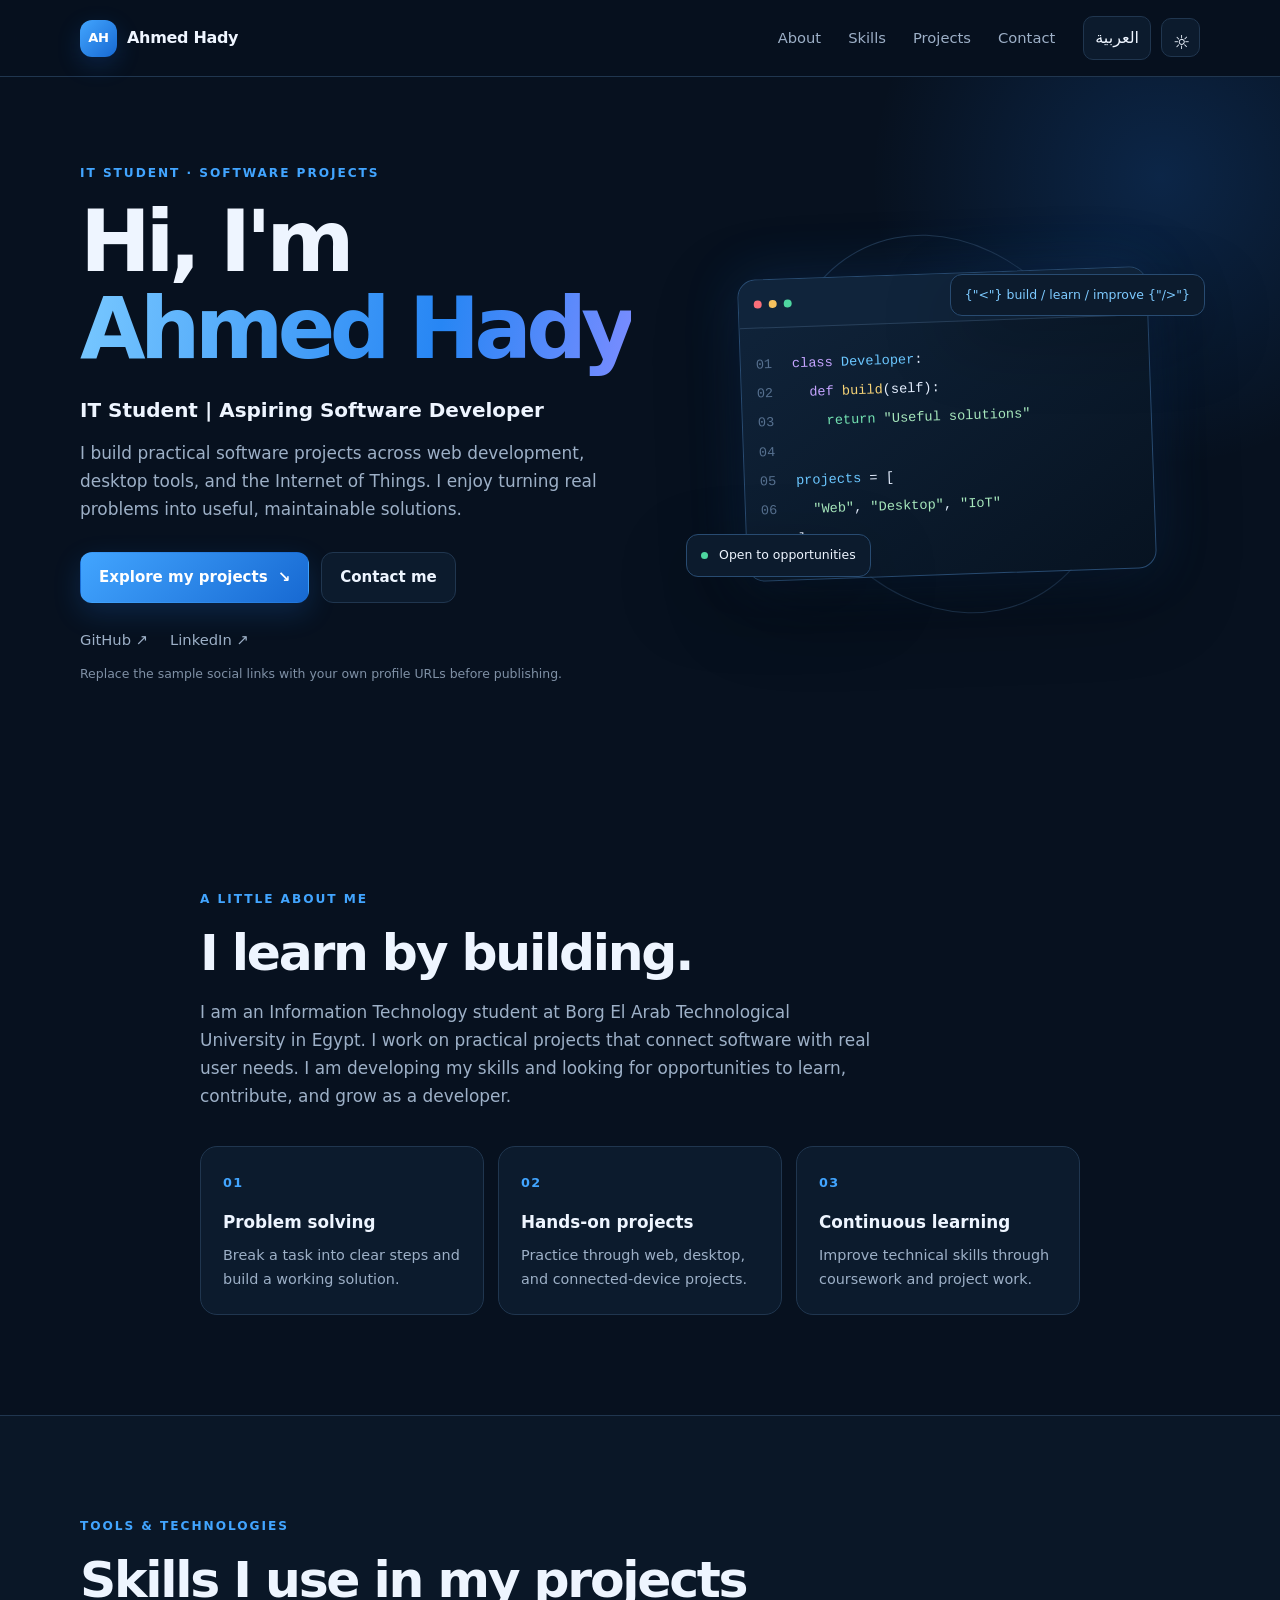
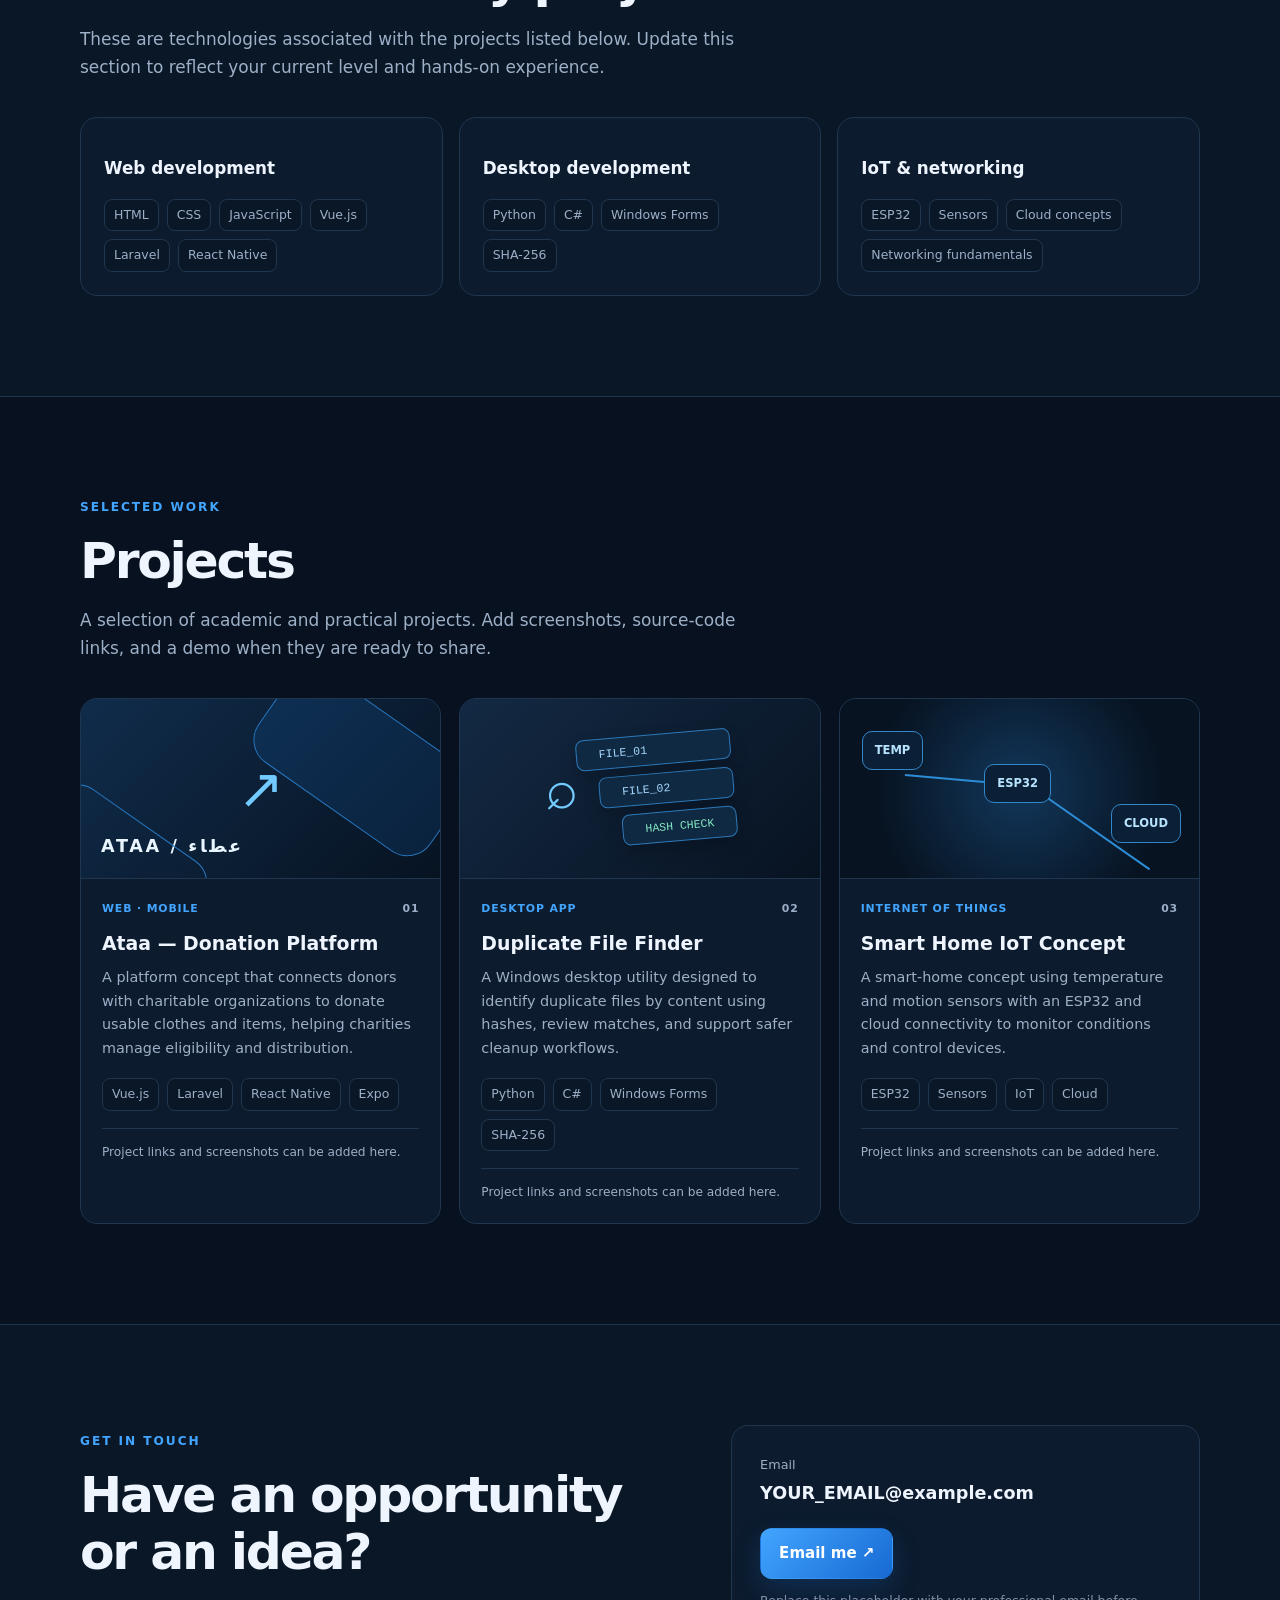
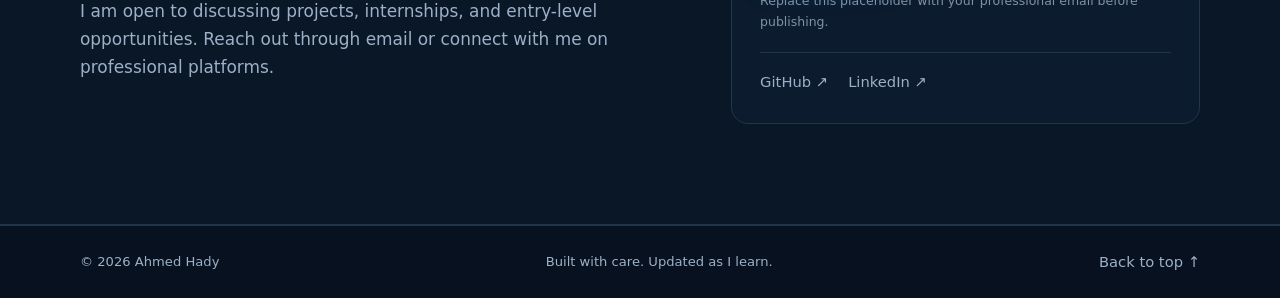
<file: index.html>
<!doctype html>
<html lang="en" data-theme="dark">
<head>
  <meta charset="utf-8">
  <meta name="viewport" content="width=device-width, initial-scale=1">
  <title>Ahmed Hady | IT Student & Developer</title>
  <meta name="description" content="Ahmed Hady's portfolio: IT projects in web development, desktop software, and IoT. Explore projects, skills, and contact details.">
  <meta name="author" content="Ahmed Hady">
  <meta name="theme-color" content="#07111f">
  <meta property="og:title" content="Ahmed Hady | Portfolio">
  <meta property="og:description" content="IT student and developer building practical software projects.">
  <meta property="og:type" content="website">
  <link rel="icon" href="assets/favicon.svg" type="image/svg+xml">
  <link rel="stylesheet" href="styles.css">
  <script type="application/ld+json">
  {
    "@context": "https://schema.org",
    "@type": "Person",
    "name": "Ahmed Hady",
    "url": "",
    "jobTitle": "IT Student and Aspiring Software Developer",
    "knowsAbout": ["Web Development", "Software Development", "Internet of Things", "Networking"]
  }
  </script>
</head>
<body>
  <a class="skip-link" href="#main" data-i18n="skip">Skip to content</a>
  <header class="site-header">
    <div class="container nav-wrap">
      <a class="brand" href="#home" aria-label="Ahmed Hady home"><span class="brand-mark">AH</span><span>Ahmed Hady</span></a>
      <button class="menu-toggle" id="menuToggle" aria-label="Open navigation" aria-expanded="false">☰</button>
      <nav class="nav-links" id="navLinks" aria-label="Main navigation">
        <a href="#about" data-i18n="navAbout">About</a>
        <a href="#skills" data-i18n="navSkills">Skills</a>
        <a href="#projects" data-i18n="navProjects">Projects</a>
        <a href="#contact" data-i18n="navContact">Contact</a>
      </nav>
      <div class="nav-actions">
        <button class="text-button" id="langToggle" aria-label="Switch language">العربية</button>
        <button class="icon-button" id="themeToggle" aria-label="Switch color theme" title="Switch theme">☼</button>
      </div>
    </div>
  </header>

  <main id="main">
    <section class="hero section" id="home">
      <div class="container hero-grid">
        <div class="hero-copy">
          <p class="eyebrow" data-i18n="eyebrow">IT STUDENT · SOFTWARE PROJECTS</p>
          <h1><span data-i18n="hello">Hi, I'm</span><br><span class="accent">Ahmed Hady</span></h1>
          <p class="hero-subtitle" data-i18n="headline">IT Student | Aspiring Software Developer</p>
          <p class="hero-description" data-i18n="intro">I build practical software projects across web development, desktop tools, and the Internet of Things. I enjoy turning real problems into useful, maintainable solutions.</p>
          <div class="hero-buttons">
            <a class="button primary" href="#projects" data-i18n="viewProjects">Explore my projects <span aria-hidden="true">↘</span></a>
            <a class="button secondary" href="#contact" data-i18n="contactMe">Contact me</a>
          </div>
          <div class="social-links">
            <a href="https://github.com/" target="_blank" rel="noreferrer" aria-label="GitHub profile">GitHub ↗</a>
            <a href="https://www.linkedin.com/" target="_blank" rel="noreferrer" aria-label="LinkedIn profile">LinkedIn ↗</a>
          </div>
          <p class="edit-hint" data-i18n="editHint">Replace the sample social links with your own profile URLs before publishing.</p>
        </div>
        <div class="hero-art" aria-label="Abstract blue portfolio graphic">
          <div class="orbit orbit-one"></div><div class="orbit orbit-two"></div>
          <div class="code-window">
            <div class="window-top"><span></span><span></span><span></span><b>ahmed.py</b></div>
            <div class="code-lines">
              <p><i>01</i> <span class="code-purple">class</span> <span class="code-blue">Developer</span>:</p>
              <p><i>02</i> &nbsp;&nbsp;<span class="code-purple">def</span> <span class="code-yellow">build</span>(self):</p>
              <p><i>03</i> &nbsp;&nbsp;&nbsp;&nbsp;<span class="code-green">return</span> <span class="code-string">"Useful solutions"</span></p>
              <p><i>04</i></p><p><i>05</i> <span class="code-blue">projects</span> = [</p>
              <p><i>06</i> &nbsp;&nbsp;<span class="code-string">"Web"</span>, <span class="code-string">"Desktop"</span>, <span class="code-string">"IoT"</span></p>
              <p><i>07</i> ]</p>
            </div>
          </div>
          <div class="floating-chip chip-top">{"<"} build / learn / improve {"/>"}</div>
          <div class="floating-chip chip-bottom"><span class="status-dot"></span> Open to opportunities</div>
        </div>
      </div>
    </section>

    <section class="section" id="about">
      <div class="container narrow">
        <p class="eyebrow" data-i18n="aboutEyebrow">A LITTLE ABOUT ME</p>
        <h2 data-i18n="aboutTitle">I learn by building.</h2>
        <p class="section-lead" data-i18n="aboutText">I am an Information Technology student at Borg El Arab Technological University in Egypt. I work on practical projects that connect software with real user needs. I am developing my skills and looking for opportunities to learn, contribute, and grow as a developer.</p>
        <div class="facts-grid">
          <article class="fact-card"><span class="fact-number">01</span><h3 data-i18n="factOneTitle">Problem solving</h3><p data-i18n="factOneText">Break a task into clear steps and build a working solution.</p></article>
          <article class="fact-card"><span class="fact-number">02</span><h3 data-i18n="factTwoTitle">Hands-on projects</h3><p data-i18n="factTwoText">Practice through web, desktop, and connected-device projects.</p></article>
          <article class="fact-card"><span class="fact-number">03</span><h3 data-i18n="factThreeTitle">Continuous learning</h3><p data-i18n="factThreeText">Improve technical skills through coursework and project work.</p></article>
        </div>
      </div>
    </section>

    <section class="section section-muted" id="skills">
      <div class="container">
        <p class="eyebrow" data-i18n="skillsEyebrow">TOOLS & TECHNOLOGIES</p>
        <h2 data-i18n="skillsTitle">Skills I use in my projects</h2>
        <p class="section-lead" data-i18n="skillsIntro">These are technologies associated with the projects listed below. Update this section to reflect your current level and hands-on experience.</p>
        <div class="skill-groups">
          <article class="skill-card"><h3>Web development</h3><div class="tags"><span>HTML</span><span>CSS</span><span>JavaScript</span><span>Vue.js</span><span>Laravel</span><span>React Native</span></div></article>
          <article class="skill-card"><h3>Desktop development</h3><div class="tags"><span>Python</span><span>C#</span><span>Windows Forms</span><span>SHA-256</span></div></article>
          <article class="skill-card"><h3>IoT & networking</h3><div class="tags"><span>ESP32</span><span>Sensors</span><span>Cloud concepts</span><span>Networking fundamentals</span></div></article>
        </div>
      </div>
    </section>

    <section class="section" id="projects">
      <div class="container">
        <p class="eyebrow" data-i18n="projectsEyebrow">SELECTED WORK</p>
        <h2 data-i18n="projectsTitle">Projects</h2>
        <p class="section-lead" data-i18n="projectsIntro">A selection of academic and practical projects. Add screenshots, source-code links, and a demo when they are ready to share.</p>
        <div class="projects-grid">
          <article class="project-card">
            <div class="project-visual donation-visual"><span class="visual-icon">↗</span><span class="visual-label">ATAA / عطاء</span><div class="visual-shape shape-a"></div><div class="visual-shape shape-b"></div></div>
            <div class="project-content"><div class="project-meta"><span>WEB · MOBILE</span><span class="project-index">01</span></div><h3>Ataa — Donation Platform</h3><p data-i18n="ataaText">A platform concept that connects donors with charitable organizations to donate usable clothes and items, helping charities manage eligibility and distribution.</p><div class="tags"><span>Vue.js</span><span>Laravel</span><span>React Native</span><span>Expo</span></div><p class="project-note" data-i18n="linkPending">Project links and screenshots can be added here.</p></div>
          </article>
          <article class="project-card">
            <div class="project-visual duplicate-visual"><span class="visual-icon">⌕</span><div class="file-stack"><span>FILE_01</span><span>FILE_02</span><span>HASH CHECK</span></div></div>
            <div class="project-content"><div class="project-meta"><span>DESKTOP APP</span><span class="project-index">02</span></div><h3>Duplicate File Finder</h3><p data-i18n="duplicateText">A Windows desktop utility designed to identify duplicate files by content using hashes, review matches, and support safer cleanup workflows.</p><div class="tags"><span>Python</span><span>C#</span><span>Windows Forms</span><span>SHA-256</span></div><p class="project-note" data-i18n="linkPending">Project links and screenshots can be added here.</p></div>
          </article>
          <article class="project-card">
            <div class="project-visual iot-visual"><span class="iot-node node-one">TEMP</span><span class="iot-node node-two">ESP32</span><span class="iot-node node-three">CLOUD</span><div class="iot-line line-one"></div><div class="iot-line line-two"></div></div>
            <div class="project-content"><div class="project-meta"><span>INTERNET OF THINGS</span><span class="project-index">03</span></div><h3>Smart Home IoT Concept</h3><p data-i18n="iotText">A smart-home concept using temperature and motion sensors with an ESP32 and cloud connectivity to monitor conditions and control devices.</p><div class="tags"><span>ESP32</span><span>Sensors</span><span>IoT</span><span>Cloud</span></div><p class="project-note" data-i18n="linkPending">Project links and screenshots can be added here.</p></div>
          </article>
        </div>
      </div>
    </section>

    <section class="section section-muted" id="contact">
      <div class="container contact-grid">
        <div><p class="eyebrow" data-i18n="contactEyebrow">GET IN TOUCH</p><h2 data-i18n="contactTitle">Have an opportunity or an idea?</h2><p class="section-lead" data-i18n="contactText">I am open to discussing projects, internships, and entry-level opportunities. Reach out through email or connect with me on professional platforms.</p></div>
        <div class="contact-panel">
          <p class="contact-label">Email</p>
          <p class="contact-value">YOUR_EMAIL@example.com</p>
          <a class="button primary" href="mailto:YOUR_EMAIL@example.com" data-i18n="emailButton">Email me ↗</a>
          <p class="edit-hint" data-i18n="emailHint">Replace this placeholder with your professional email before publishing.</p>
          <div class="contact-links"><a href="https://github.com/" target="_blank" rel="noreferrer">GitHub ↗</a><a href="https://www.linkedin.com/" target="_blank" rel="noreferrer">LinkedIn ↗</a></div>
        </div>
      </div>
    </section>
  </main>

  <footer class="site-footer"><div class="container footer-wrap"><p>© <span id="year"></span> Ahmed Hady</p><p data-i18n="footerText">Built with care. Updated as I learn.</p><a href="#home" data-i18n="backTop">Back to top ↑</a></div></footer>
  <script src="script.js"></script>
</body>
</html>
</file>
<file: styles.css>
:root{--bg:#07111f;--panel:#0c1b2d;--panel2:#0a1727;--text:#eef5ff;--muted:#9db0c7;--line:#20364f;--blue:#42a5ff;--blue2:#1769d2;--glow:rgba(33,132,255,.18);--shadow:0 24px 70px rgba(0,0,0,.25)}
[data-theme="light"]{--bg:#f5f8fc;--panel:#fff;--panel2:#edf3fa;--text:#102039;--muted:#52657d;--line:#d9e3ef;--blue:#096bd8;--blue2:#0755ac;--glow:rgba(33,132,255,.12);--shadow:0 18px 50px rgba(27,54,87,.1)}
*{box-sizing:border-box}html{scroll-behavior:smooth;scroll-padding-top:90px}body{margin:0;background:var(--bg);color:var(--text);font-family:Inter,ui-sans-serif,system-ui,-apple-system,BlinkMacSystemFont,"Segoe UI",sans-serif;line-height:1.65}a{color:inherit;text-decoration:none}button{font:inherit}.container{width:min(1120px,calc(100% - 40px));margin-inline:auto}.narrow{max-width:880px}.site-header{position:sticky;top:0;z-index:20;background:color-mix(in srgb,var(--bg) 88%,transparent);backdrop-filter:blur(18px);border-bottom:1px solid var(--line)}.nav-wrap{min-height:76px;display:flex;align-items:center;gap:28px}.brand{display:flex;align-items:center;gap:10px;font-weight:750;letter-spacing:-.02em;white-space:nowrap}.brand-mark{display:grid;place-items:center;width:37px;height:37px;border-radius:12px;color:white;background:linear-gradient(135deg,var(--blue),var(--blue2));font-size:.82rem;box-shadow:0 8px 24px var(--glow)}.nav-links{display:flex;gap:27px;margin-left:auto}.nav-links a,.social-links a,.contact-links a,.footer-wrap a{color:var(--muted);font-size:.92rem;transition:color .2s}.nav-links a:hover,.social-links a:hover,.contact-links a:hover,.footer-wrap a:hover{color:var(--blue)}.nav-actions{display:flex;align-items:center;gap:10px}.text-button,.icon-button,.menu-toggle{border:1px solid var(--line);background:var(--panel);color:var(--text);border-radius:10px;cursor:pointer;padding:8px 11px}.icon-button{width:39px;height:39px;font-size:1.2rem}.menu-toggle{display:none}.section{padding:100px 0}.hero{padding:86px 0 104px;overflow:hidden;position:relative}.hero:before{content:"";position:absolute;width:600px;height:600px;right:-180px;top:-200px;background:radial-gradient(circle,var(--glow),transparent 68%);pointer-events:none}.hero-grid{display:grid;grid-template-columns:1.05fr .95fr;gap:55px;align-items:center}.eyebrow{color:var(--blue);font-size:.76rem;font-weight:800;letter-spacing:.16em;margin:0 0 16px}.hero h1{font-size:clamp(3rem,7vw,5.3rem);letter-spacing:-.065em;line-height:1.02;margin:0 0 22px}.accent{background:linear-gradient(100deg,#78c8ff,#2786f4 65%,#7a8cff);-webkit-background-clip:text;background-clip:text;color:transparent}.hero-subtitle{font-size:1.25rem;font-weight:650;margin:0 0 13px}.hero-description,.section-lead{color:var(--muted);font-size:1.06rem;max-width:680px}.hero-description{max-width:570px;margin:0}.hero-buttons{display:flex;flex-wrap:wrap;gap:12px;margin-top:28px}.button{display:inline-flex;align-items:center;justify-content:center;gap:10px;padding:12px 18px;border-radius:12px;font-weight:700;font-size:.94rem;border:1px solid transparent;transition:transform .2s,background .2s}.button:hover{transform:translateY(-2px)}.button.primary{background:linear-gradient(135deg,var(--blue),var(--blue2));color:white;box-shadow:0 10px 28px var(--glow)}.button.secondary{border-color:var(--line);background:var(--panel);color:var(--text)}.social-links{display:flex;gap:22px;margin-top:25px}.edit-hint{font-size:.78rem;color:var(--muted);opacity:.8;margin:12px 0 0}.hero-art{position:relative;min-height:370px;display:grid;place-items:center}.orbit{position:absolute;border:1px solid var(--line);border-radius:50%;transform:rotate(-25deg)}.orbit-one{width:390px;height:270px}.orbit-two{width:320px;height:390px}.code-window{position:relative;width:min(100%,410px);border:1px solid #284b71;border-radius:18px;overflow:hidden;background:linear-gradient(145deg,#10243b,#071321);box-shadow:0 25px 80px rgba(0,0,0,.4),0 0 55px var(--glow);transform:rotate(-2deg)}.window-top{height:48px;display:flex;align-items:center;gap:7px;padding:0 15px;background:#10243b;border-bottom:1px solid #28405b}.window-top>span{width:8px;height:8px;border-radius:50%;background:#fa6e79}.window-top>span:nth-child(2){background:#f5c15e}.window-top>span:nth-child(3){background:#4ed6a0}.window-top b{font-size:.72rem;color:#8da7c6;font-weight:500;margin-left:auto}.code-lines{padding:22px 15px 25px;font:clamp(.68rem,1.2vw,.85rem)/2.15 ui-monospace,SFMono-Regular,Consolas,monospace;color:#e5efff}.code-lines p{margin:0;white-space:nowrap}.code-lines i{display:inline-block;color:#56708f;font-style:normal;width:28px}.code-purple{color:#c5a4ff}.code-blue{color:#6bc7ff}.code-yellow{color:#f7d477}.code-green{color:#73e2b2}.code-string{color:#a7e8bd}.floating-chip{position:absolute;padding:10px 14px;border:1px solid #284b71;background:var(--panel);border-radius:12px;box-shadow:var(--shadow);font-size:.78rem;color:var(--text)}.chip-top{top:35px;right:-5px;color:#7dcaff}.chip-bottom{bottom:32px;left:-8px}.status-dot{display:inline-block;width:7px;height:7px;border-radius:50%;background:#4ed6a0;margin-right:7px}.section h2{font-size:clamp(2rem,4vw,3.15rem);line-height:1.12;letter-spacing:-.045em;margin:0 0 18px}.section-lead{margin:0 0 35px}.facts-grid{display:grid;grid-template-columns:repeat(3,1fr);gap:14px;margin-top:35px}.fact-card,.skill-card,.project-card,.contact-panel{background:var(--panel);border:1px solid var(--line);border-radius:17px}.fact-card{padding:22px}.fact-number{color:var(--blue);font-size:.8rem;font-weight:800;letter-spacing:.1em}.fact-card h3,.skill-card h3{margin:14px 0 7px;font-size:1.05rem}.fact-card p{color:var(--muted);font-size:.9rem;margin:0}.section-muted{background:var(--panel2);border-block:1px solid var(--line)}.skill-groups{display:grid;grid-template-columns:repeat(3,1fr);gap:16px}.skill-card{padding:23px}.tags{display:flex;flex-wrap:wrap;gap:8px;margin-top:16px}.tags span{border:1px solid var(--line);border-radius:8px;padding:5px 9px;background:var(--panel2);color:var(--muted);font-size:.78rem}.projects-grid{display:grid;grid-template-columns:repeat(3,1fr);gap:18px}.project-card{overflow:hidden;display:flex;flex-direction:column;transition:transform .2s,border-color .2s}.project-card:hover{transform:translateY(-5px);border-color:#3c83c8}.project-visual{height:180px;position:relative;overflow:hidden;display:flex;align-items:center;justify-content:center;background:linear-gradient(135deg,#102c4b,#071321);border-bottom:1px solid var(--line)}.visual-icon{font-size:3.5rem;color:#72caff;z-index:1}.visual-label{position:absolute;left:20px;bottom:17px;font-size:1.1rem;font-weight:800;letter-spacing:.15em;color:#eaf6ff}.visual-shape{position:absolute;border:1px solid #2674bb;border-radius:28px;transform:rotate(35deg)}.shape-a{width:210px;height:110px;right:-25px;top:8px;background:rgba(30,127,226,.13)}.shape-b{width:180px;height:100px;left:-55px;bottom:-38px}.duplicate-visual{background:linear-gradient(135deg,#132943,#081321)}.file-stack{display:grid;gap:8px;transform:rotate(-5deg);z-index:1}.file-stack span{padding:8px 22px;border:1px solid #2c78b8;background:#102943;border-radius:8px;color:#a7d9ff;font: .72rem ui-monospace,monospace;box-shadow:0 8px 18px #0003}.file-stack span:nth-child(2){margin-left:20px}.file-stack span:nth-child(3){margin-left:40px;color:#83e7c0}.iot-visual{background:radial-gradient(circle at center,#12375b,#071321 72%)}.iot-node{position:absolute;z-index:2;padding:9px 12px;border:1px solid #3287c9;border-radius:10px;background:#0b2036;color:#b7e3ff;font-size:.72rem;font-weight:800}.node-one{top:32px;left:22px}.node-two{top:65px;left:calc(50% - 35px)}.node-three{right:18px;bottom:35px}.iot-line{position:absolute;height:2px;background:#2c8dd6;transform-origin:left}.line-one{width:130px;left:65px;top:75px;transform:rotate(5deg)}.line-two{width:135px;left:calc(50% + 20px);top:92px;transform:rotate(35deg)}.project-content{padding:21px;display:flex;flex-direction:column;flex:1}.project-meta{display:flex;justify-content:space-between;gap:8px;color:var(--blue);font-size:.68rem;font-weight:800;letter-spacing:.08em}.project-index{color:var(--muted)}.project-content h3{font-size:1.18rem;line-height:1.3;margin:13px 0 10px}.project-content p{font-size:.9rem;color:var(--muted);margin:0}.project-content .tags{margin-top:17px}.project-note{font-size:.76rem!important;margin-top:17px!important;padding-top:13px;border-top:1px solid var(--line)}.contact-grid{display:grid;grid-template-columns:1fr .8fr;gap:65px;align-items:center}.contact-panel{padding:28px}.contact-label{font-size:.8rem;color:var(--muted);margin:0 0 4px}.contact-value{font-weight:750;font-size:1.1rem;overflow-wrap:anywhere;margin:0 0 20px}.contact-panel .edit-hint{margin-bottom:20px}.contact-links{display:flex;gap:20px;margin-top:20px;padding-top:17px;border-top:1px solid var(--line)}.site-footer{border-top:1px solid var(--line);padding:24px 0}.footer-wrap{display:flex;align-items:center;justify-content:space-between;gap:15px;flex-wrap:wrap;color:var(--muted);font-size:.82rem}.footer-wrap p{margin:0}.skip-link{position:absolute;top:-60px;left:10px;background:var(--blue);color:#fff;padding:8px 12px;border-radius:8px;z-index:99}.skip-link:focus{top:10px}[dir="rtl"] body{font-family:Tahoma,Arial,sans-serif}[dir="rtl"] .nav-links{margin-left:0;margin-right:auto}[dir="rtl"] .window-top b{margin-left:0;margin-right:auto}[dir="rtl"] .social-links,[dir="rtl"] .contact-links{flex-direction:row-reverse;justify-content:flex-end}[dir="rtl"] .project-meta{letter-spacing:0}[dir="rtl"] .edit-hint{text-align:start}
@media(max-width:900px){.nav-wrap{gap:14px}.nav-links{gap:15px}.hero-grid{grid-template-columns:1fr;gap:25px}.hero-copy{max-width:720px}.hero-art{min-height:340px}.projects-grid{grid-template-columns:repeat(2,1fr)}.skill-groups{grid-template-columns:1fr}.contact-grid{gap:30px}.chip-top{right:6%}.chip-bottom{left:6%}}
@media(max-width:620px){.container{width:min(100% - 28px,1120px)}.section{padding:70px 0}.hero{padding:65px 0 75px}.nav-wrap{min-height:68px;flex-wrap:wrap}.menu-toggle{display:block;margin-left:auto}.nav-actions{gap:6px}.nav-links{display:none;order:5;width:100%;padding:0 0 15px;gap:0;flex-direction:column;margin:0}.nav-links.open{display:flex}.nav-links a{padding:10px 0;border-top:1px solid var(--line)}[dir="rtl"] .menu-toggle{margin-left:0;margin-right:auto}.hero h1{font-size:clamp(2.7rem,13vw,4.3rem)}.hero-art{min-height:290px}.code-window{width:95%}.code-lines{padding:15px 10px}.orbit-one{width:290px;height:210px}.orbit-two{width:240px;height:290px}.floating-chip{font-size:.68rem}.chip-top{top:0;right:0}.chip-bottom{bottom:0;left:0}.facts-grid,.projects-grid{grid-template-columns:1fr}.project-visual{height:170px}.contact-grid{grid-template-columns:1fr}.footer-wrap{align-items:flex-start;flex-direction:column;gap:7px}.section h2{font-size:2.2rem}}
</file>
